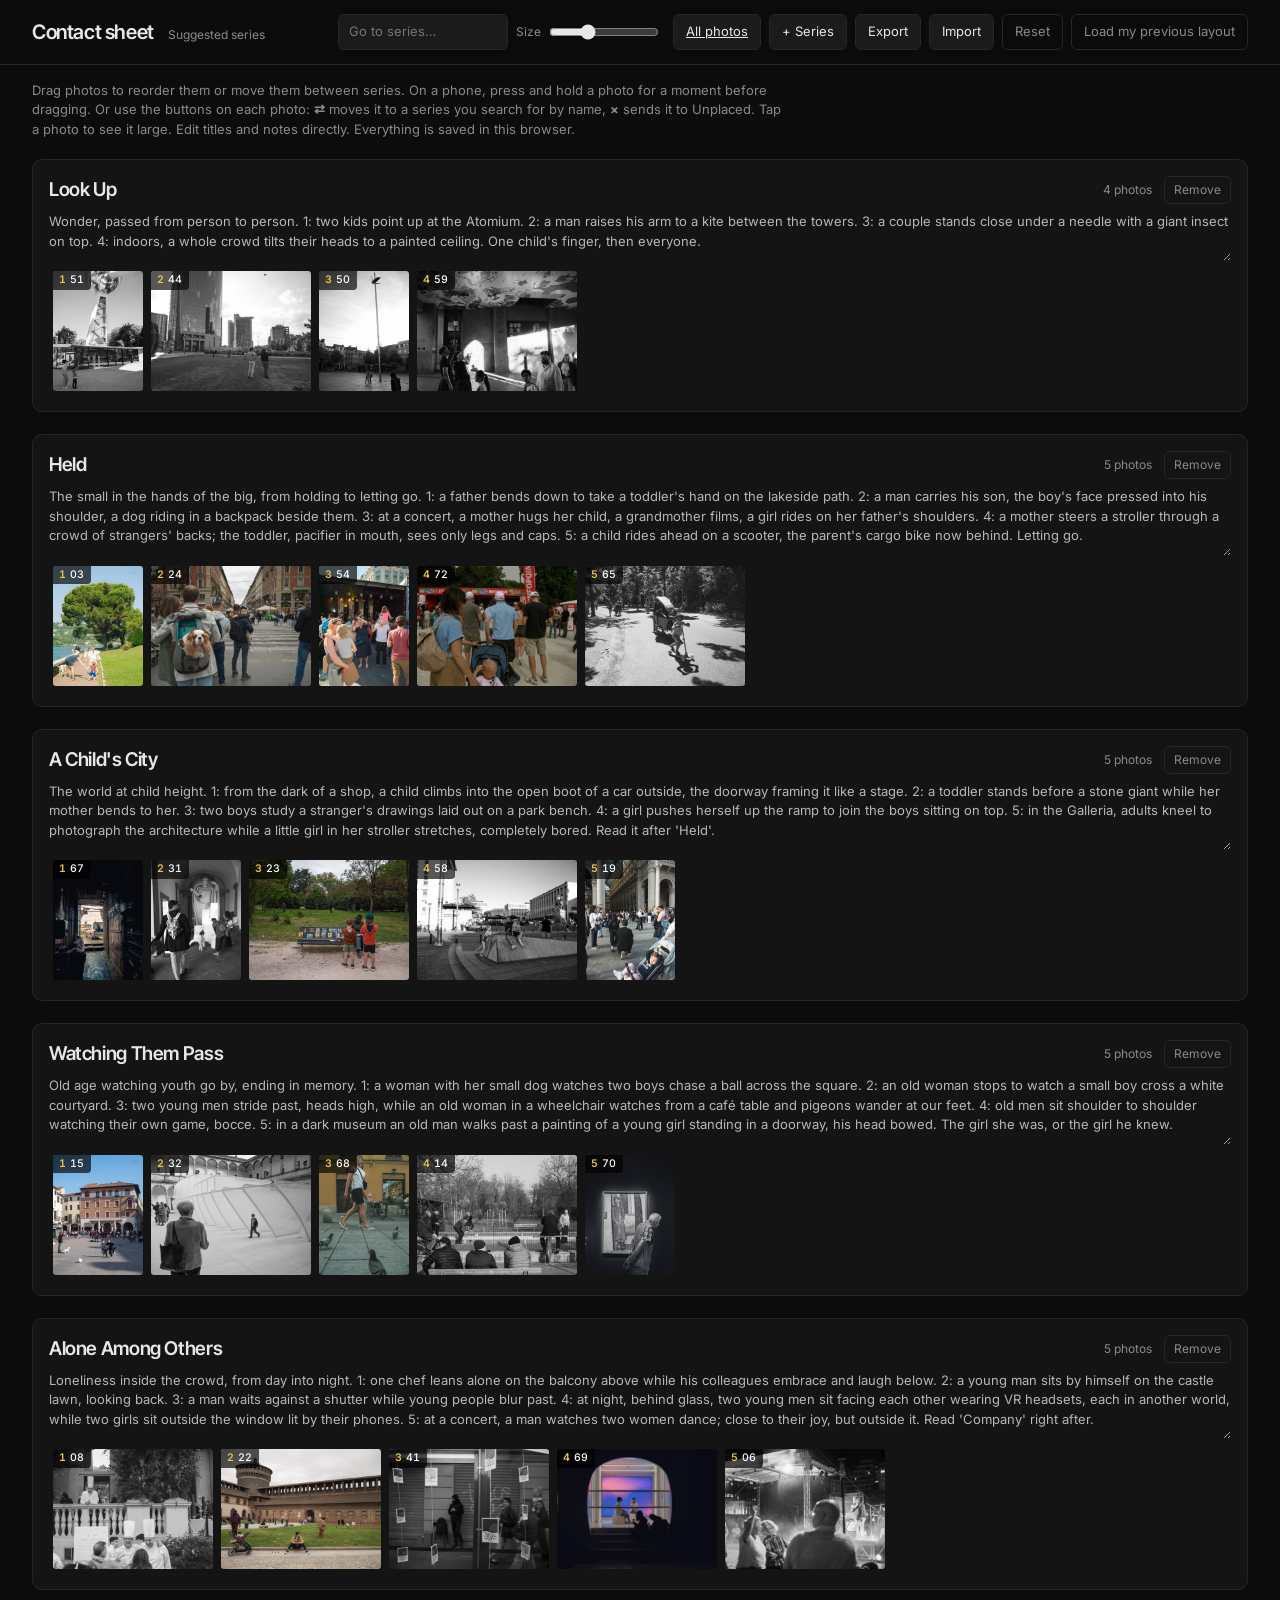
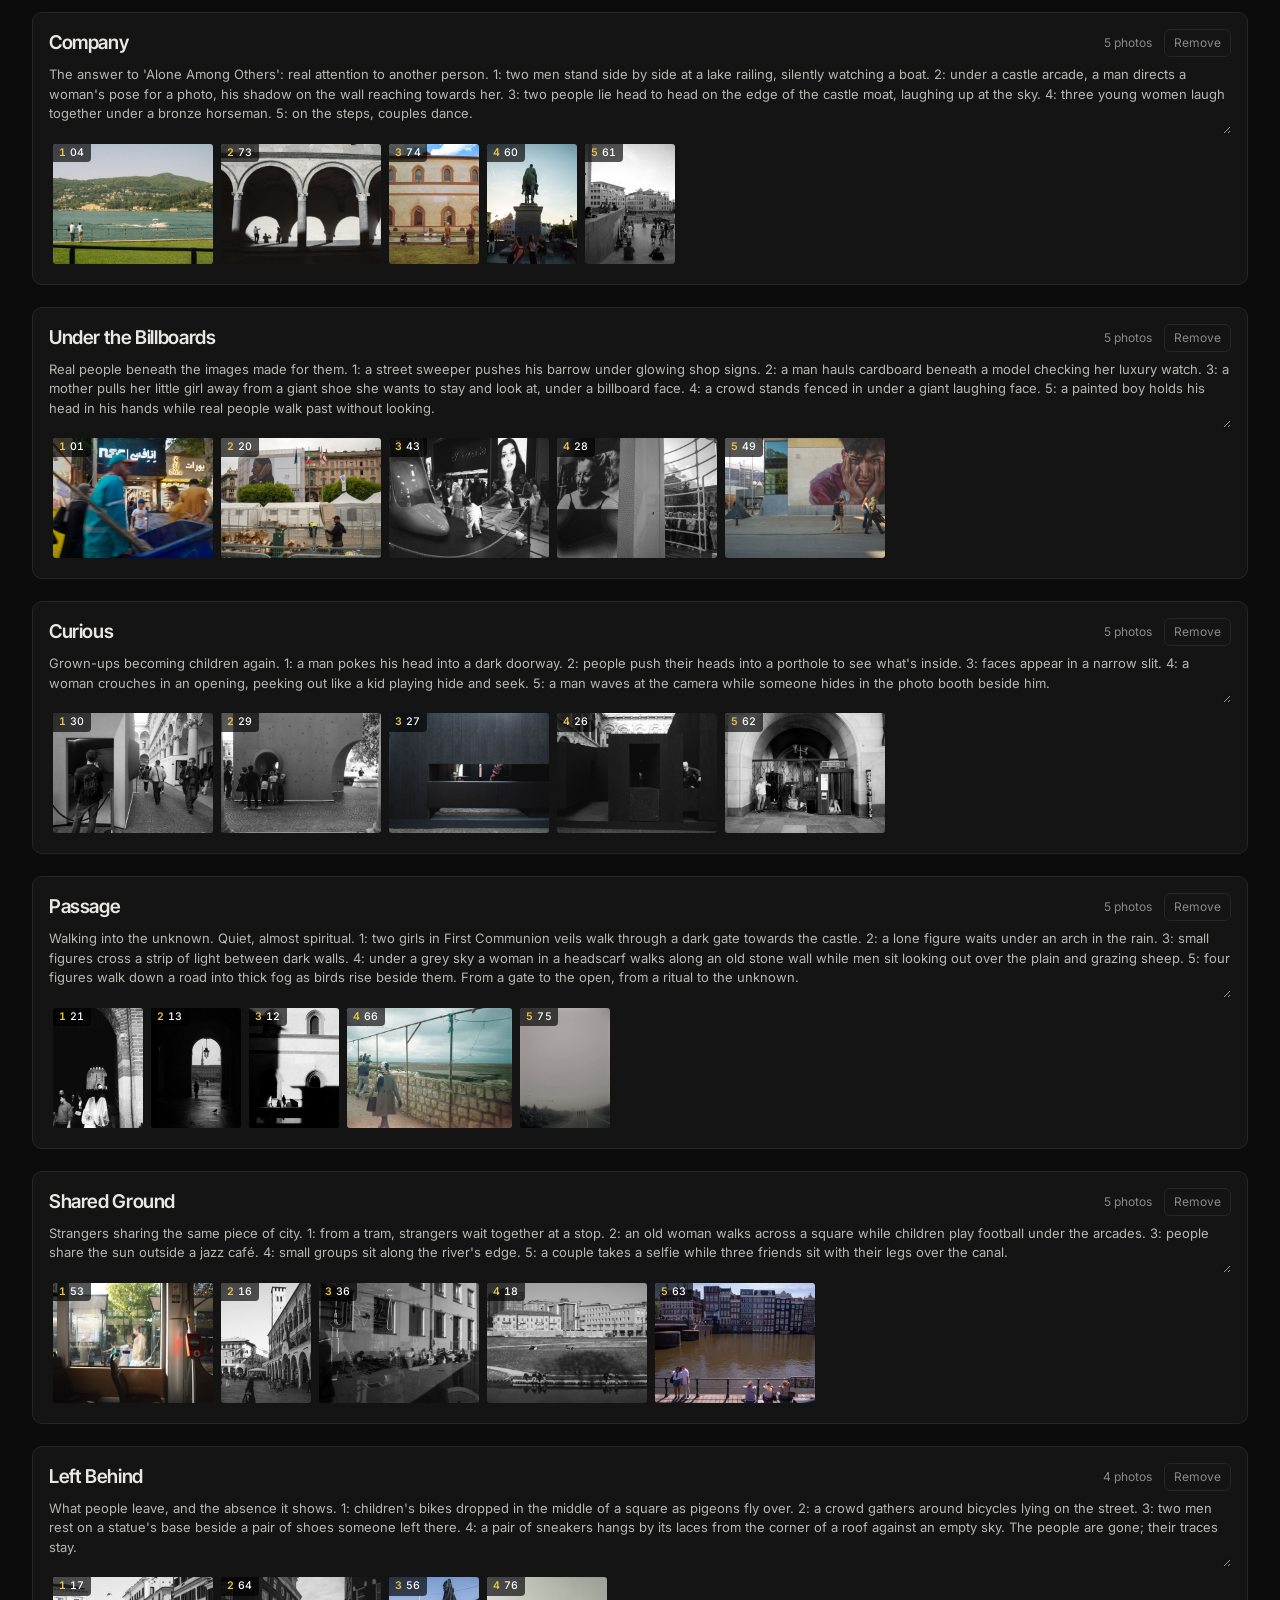
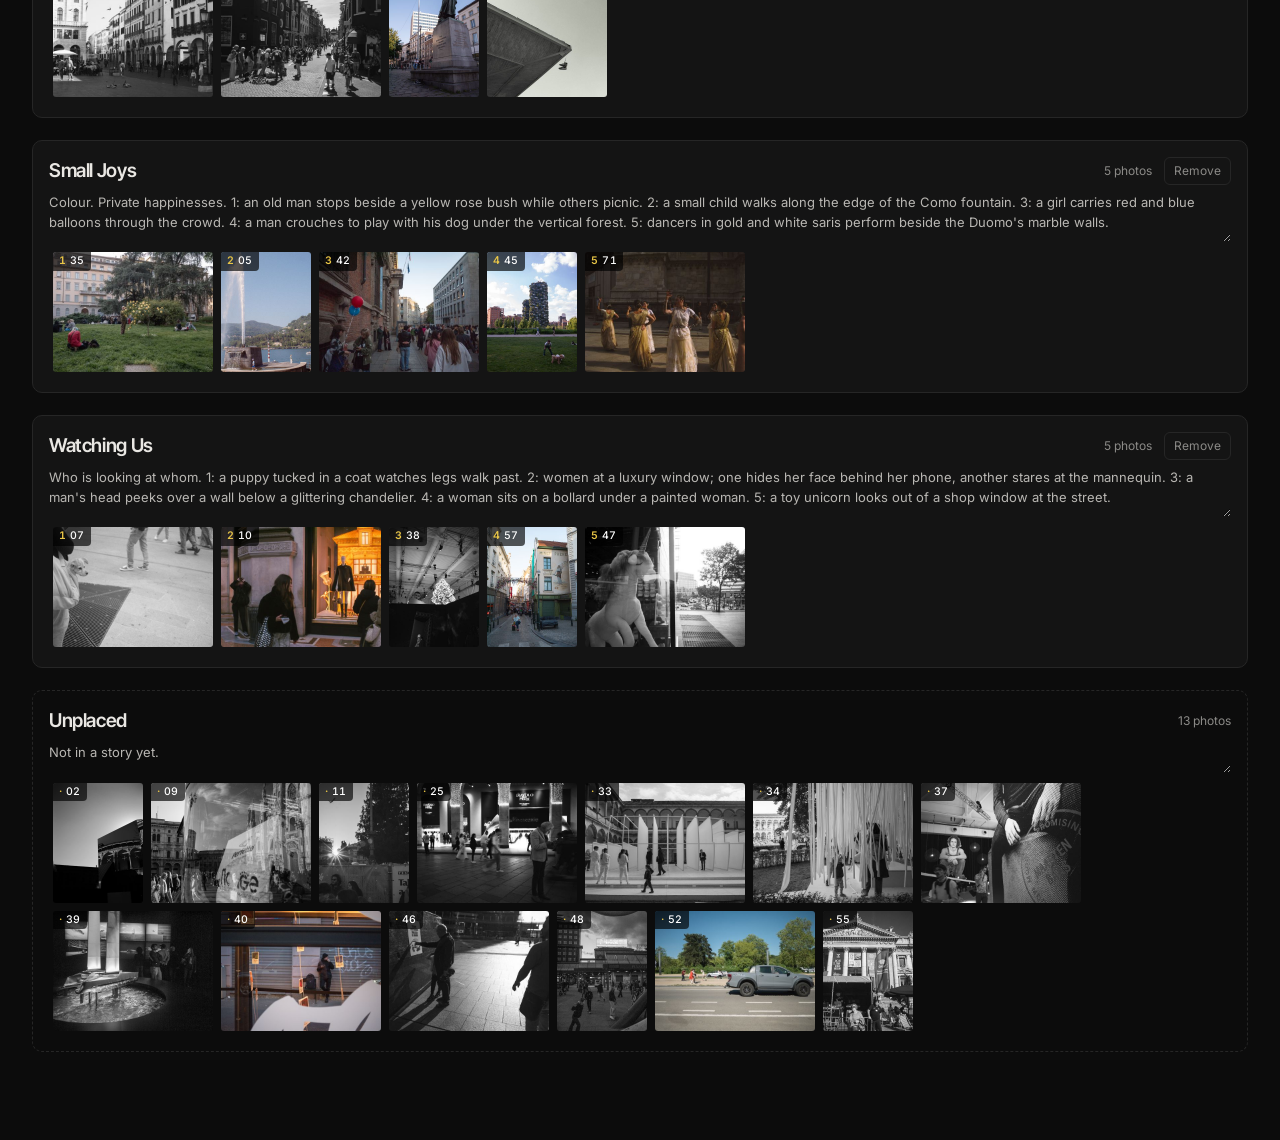
<file: contact-sheet/index.html>
<!DOCTYPE html>
<html lang="en">
<head>
  <meta charset="utf-8">
  <meta name="viewport" content="width=device-width, initial-scale=1, viewport-fit=cover">
  <meta name="theme-color" content="#0c0c0c">
  <meta name="robots" content="noindex">
  <title>Contact sheet — series editing</title>
  <link rel="preconnect" href="https://fonts.googleapis.com">
  <link rel="preconnect" href="https://fonts.gstatic.com" crossorigin>
  <link href="https://fonts.googleapis.com/css2?family=Inter+Tight:wght@500;600&family=Inter:wght@400;500&display=swap" rel="stylesheet">
  <link rel="stylesheet" href="board.css">
</head>
<body>
  <header class="bar">
    <div class="bar-title">
      <h1>Contact sheet</h1>
      <span id="status" class="status">Loading…</span>
    </div>
    <div class="bar-tools">
      <input id="jump" class="jump" list="series-names" placeholder="Go to series…" aria-label="Go to series by name" autocomplete="off">
      <datalist id="series-names"></datalist>
      <label class="size">Size <input id="size" type="range" min="70" max="220" value="120"></label>
      <a class="btn" href="all.html">All photos</a>
      <button id="add">+ Series</button>
      <button id="export">Export</button>
      <label class="btn">Import<input id="import" type="file" accept="application/json" hidden></label>
      <button id="reset" class="ghost">Reset</button>
      <button id="restore" class="ghost" hidden>Load my previous layout</button>
    </div>
  </header>

  <p class="help">Drag photos to reorder them or move them between series. On a phone, press and hold a photo for a moment before dragging. Or use the buttons on each photo: <b>⇄</b> moves it to a series you search for by name, <b>×</b> sends it to Unplaced. Tap a photo to see it large. Edit titles and notes directly. Everything is saved in this browser.</p>

  <main id="board"></main>

  <div id="lightbox" class="lightbox" aria-hidden="true">
    <img alt="">
    <div class="lb-info"></div>
    <div class="lb-actions"><button class="lb-move">⇄ Move to series…</button><button class="lb-unplace">× Move to Unplaced</button></div>
    <button class="lb-btn lb-close" aria-label="Close">Close</button>
    <button class="lb-btn lb-prev" aria-label="Previous">‹</button>
    <button class="lb-btn lb-next" aria-label="Next">›</button>
  </div>

  <div id="mover" class="mover" aria-hidden="true" role="dialog" aria-label="Move photo">
    <div class="mv-panel">
      <div class="mv-title"></div>
      <input class="mv-search" type="search" placeholder="Search series by name…" autocomplete="off">
      <div class="mv-list"></div>
      <button class="mv-cancel ghost">Cancel</button>
    </div>
  </div>

  <script src="vendor/Sortable.min.js"></script>
  <script src="board.js"></script>
</body>
</html>
</file>
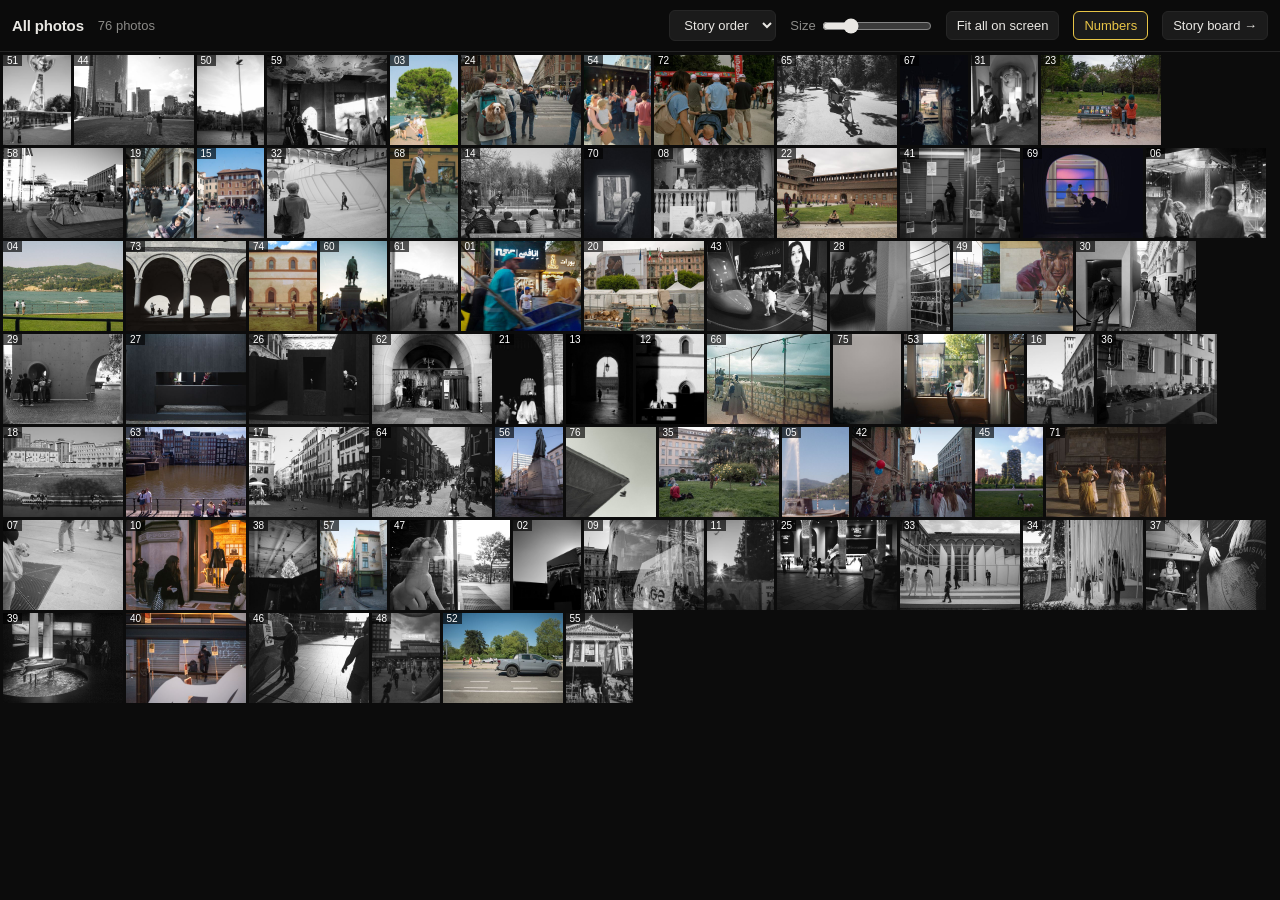
<file: contact-sheet/all.html>
<!DOCTYPE html>
<html lang="en">
<head>
  <meta charset="utf-8">
  <meta name="viewport" content="width=device-width, initial-scale=1, viewport-fit=cover">
  <meta name="theme-color" content="#0c0c0c">
  <meta name="robots" content="noindex">
  <title>All photos — contact sheet</title>
  <style>
    :root { --bg: #0c0c0c; --text: #e9e7e3; --muted: #8b8a87; --line: #262626; --accent: #e8c547; --h: 90px; --gap: 3px; }
    * { box-sizing: border-box; margin: 0; padding: 0; }
    html { -webkit-text-size-adjust: 100%; }
    body { background: var(--bg); color: var(--text); font-family: -apple-system, BlinkMacSystemFont, "Inter", "Segoe UI", Roboto, sans-serif; font-size: 13px; }
    .bar { position: sticky; top: 0; z-index: 10; display: flex; flex-wrap: wrap; align-items: center; gap: 8px 14px; padding: 10px 12px; background: rgba(12,12,12,.94); backdrop-filter: blur(8px); -webkit-backdrop-filter: blur(8px); border-bottom: 1px solid var(--line); }
    .bar b { font-weight: 600; font-size: 15px; letter-spacing: -.01em; }
    .bar .count { color: var(--muted); }
    .bar .spacer { flex: 1; }
    .bar a, .bar button, .bar select { background: #1b1b1b; color: var(--text); border: 1px solid var(--line); border-radius: 6px; padding: 6px 10px; font: inherit; cursor: pointer; text-decoration: none; }
    .bar button.on { border-color: var(--accent); color: var(--accent); }
    .bar label { color: var(--muted); display: flex; align-items: center; gap: 6px; }
    .bar input[type=range] { width: 110px; accent-color: var(--text); }

    #grid { display: flex; flex-wrap: wrap; gap: var(--gap); padding: var(--gap); align-content: flex-start; }
    .ph { position: relative; height: var(--h); flex: none; background: #1a1a1a; cursor: zoom-in; overflow: hidden; }
    .ph img { height: 100%; width: auto; display: block; }
    .ph span { position: absolute; left: 0; top: 0; background: rgba(0,0,0,.65); color: #fff; font-size: 10px; padding: 0 4px; font-variant-numeric: tabular-nums; }
    body.no-ids .ph span { display: none; }
    .ph:hover { outline: 1px solid #666; z-index: 1; }

    .lb { position: fixed; inset: 0; z-index: 50; background: rgba(6,6,6,.97); display: flex; flex-direction: column; align-items: center; justify-content: center; gap: 10px; opacity: 0; pointer-events: none; transition: opacity .25s; }
    .lb.open { opacity: 1; pointer-events: auto; }
    .lb img { max-width: 96vw; max-height: 88vh; object-fit: contain; }
    .lb p { color: var(--muted); }
    .lb button { position: absolute; background: none; border: 0; color: var(--muted); font-size: 38px; padding: 14px; cursor: pointer; line-height: 1; }
    .lb .x { top: 4px; right: 6px; font-size: 15px; }
    .lb .prev { left: 2px; top: 50%; transform: translateY(-50%); }
    .lb .next { right: 2px; top: 50%; transform: translateY(-50%); }
    @media (max-width: 640px) { .lb .prev, .lb .next { display: none; } }
    @media (max-width: 640px) { .bar { gap: 6px; padding: 6px 8px; font-size: 12px; } .bar b { font-size: 13px; } .bar a, .bar button, .bar select { padding: 4px 8px; } .bar input[type=range] { width: 70px; } .bar .spacer { display: none; } }
  </style>
</head>
<body>
  <div class="bar">
    <b>All photos</b><span class="count" id="count"></span>
    <span class="spacer"></span>
    <select id="order" aria-label="Order">
      <option value="story">Story order</option>
      <option value="date">Date order</option>
      <option value="number">By number</option>
    </select>
    <label>Size <input id="size" type="range" min="40" max="260" value="90"></label>
    <button id="fit">Fit all on screen</button>
    <button id="ids">Numbers</button>
    <a href="./">Story board →</a>
  </div>
  <div id="grid"></div>

  <div class="lb" id="lb"><img alt=""><p></p><button class="x">Close</button><button class="prev">‹</button><button class="next">›</button></div>

  <script>
  (async function () {
    const $ = (s) => document.querySelector(s);
    const data = await fetch("data.json", { cache: "no-cache" }).then((r) => r.json());
    const photos = Object.fromEntries(data.photos.map((p) => [p.id, p]));
    const grid = $("#grid"), size = $("#size"), root = document.documentElement;
    const get = (k) => { try { return localStorage.getItem(k); } catch { return null; } };
    const set = (k, v) => { try { localStorage.setItem(k, v); } catch {} };

    // Story order follows the board: your saved layout if there is one, otherwise the suggested stories.
    function storyGroups() {
      for (const k of ["contact-sheet-v8"]) {
        try { const s = JSON.parse(get(k)); if (s && s.groups) return s.groups; } catch {}
      }
      return data.groups;
    }
    function ordered(mode) {
      const all = data.photos.map((p) => p.id);
      if (mode === "date") return [...all].sort((a, b) => (photos[a].date || "9").localeCompare(photos[b].date || "9") || a.localeCompare(b));
      if (mode === "number") return [...all].sort();
      const seen = new Set(), out = [];
      storyGroups().forEach((g) => g.ids.forEach((id) => { if (photos[id] && !seen.has(id)) { seen.add(id); out.push(id); } }));
      all.forEach((id) => { if (!seen.has(id)) out.push(id); });
      return out;
    }

    let seq = [];
    function render() {
      seq = ordered($("#order").value);
      grid.innerHTML = seq.map((id, i) => {
        const p = photos[id];
        return `<div class="ph" data-i="${i}" style="aspect-ratio:${p.w}/${p.h}"><img src="img/thumb/${id}.jpg" alt="Photo ${id}" decoding="async"><span>${id}</span></div>`;
      }).join("");
      $("#count").textContent = `${seq.length} photos`;
    }

    const apply = (h) => { root.style.setProperty("--h", h + "px"); size.value = Math.round(h); };

    // Largest thumbnail height at which every photo fits in the visible window.
    function fitAll() {
      const avail = innerHeight - $(".bar").offsetHeight - 4;
      let lo = 16, hi = 400;
      for (let k = 0; k < 18; k++) {
        const mid = (lo + hi) / 2;
        root.style.setProperty("--h", mid + "px");
        if (grid.scrollHeight <= avail) lo = mid; else hi = mid;
      }
      apply(Math.floor(lo));
    }

    let fitMode = get("cs-all-fit") === "1";
    const setFit = (on) => { fitMode = on; $("#fit").classList.toggle("on", on); set("cs-all-fit", on ? "1" : "0"); if (on) fitAll(); };

    $("#order").value = get("cs-all-order") || "story";
    $("#order").addEventListener("change", () => { set("cs-all-order", $("#order").value); render(); if (fitMode) fitAll(); });
    size.addEventListener("input", () => { setFit(false); apply(+size.value); set("cs-all-size", size.value); });
    $("#fit").addEventListener("click", () => setFit(!fitMode));
    $("#ids").addEventListener("click", () => { document.body.classList.toggle("no-ids"); $("#ids").classList.toggle("on", !document.body.classList.contains("no-ids")); set("cs-all-ids", document.body.classList.contains("no-ids") ? "0" : "1"); });
    if (get("cs-all-ids") === "0") document.body.classList.add("no-ids");
    $("#ids").classList.toggle("on", !document.body.classList.contains("no-ids"));
    let rz; addEventListener("resize", () => { clearTimeout(rz); rz = setTimeout(() => fitMode && fitAll(), 150); });

    render();
    apply(+(get("cs-all-size") || (innerWidth < 640 ? 60 : 90)));
    setFit(fitMode);

    // Full-screen view
    const lb = $("#lb"), lbImg = $("#lb img"), lbP = $("#lb p");
    let pos = 0;
    const show = (i) => { pos = (i + seq.length) % seq.length; const p = photos[seq[pos]]; lbImg.src = `img/full/${p.id}.jpg`; lbP.textContent = `${p.id} · ${p.date || ""} · ${pos + 1}/${seq.length}`; };
    const close = () => lb.classList.remove("open");
    grid.addEventListener("click", (e) => { const c = e.target.closest(".ph"); if (c) { show(+c.dataset.i); lb.classList.add("open"); } });
    $("#lb .x").onclick = close; $("#lb .prev").onclick = () => show(pos - 1); $("#lb .next").onclick = () => show(pos + 1);
    lb.addEventListener("click", (e) => { if (e.target === lb) close(); });
    addEventListener("keydown", (e) => { if (!lb.classList.contains("open")) return; if (e.key === "Escape") close(); if (e.key === "ArrowRight") show(pos + 1); if (e.key === "ArrowLeft") show(pos - 1); });
    let x0 = null;
    lb.addEventListener("touchstart", (e) => (x0 = e.touches[0].clientX), { passive: true });
    lb.addEventListener("touchend", (e) => { if (x0 === null) return; const dx = e.changedTouches[0].clientX - x0; if (Math.abs(dx) > 50) show(pos + (dx < 0 ? 1 : -1)); x0 = null; });
  })();
  </script>
</body>
</html>
</file>
<file: contact-sheet/board.css>
:root {
  --bg: #0c0c0c; --panel: #141414; --panel-2: #1b1b1b; --text: #e9e7e3; --muted: #8b8a87; --line: #262626;
  --accent: #e8c547; --h: 120px;
  --display: "Inter Tight", "Inter", -apple-system, "Helvetica Neue", Arial, sans-serif;
  --sans: "Inter", -apple-system, BlinkMacSystemFont, "Segoe UI", Roboto, sans-serif;
}
* { box-sizing: border-box; margin: 0; padding: 0; }
html { -webkit-text-size-adjust: 100%; }
body { background: var(--bg); color: var(--text); font-family: var(--sans); font-size: 14px; line-height: 1.5; -webkit-font-smoothing: antialiased; padding-bottom: 80px; }
button, .btn { background: var(--panel-2); color: var(--text); border: 1px solid var(--line); border-radius: 6px; padding: 7px 12px; font: inherit; font-size: 13px; cursor: pointer; transition: border-color .2s, background .2s; display: inline-flex; align-items: center; }
button:hover, .btn:hover { border-color: #444; }
button.ghost { background: none; color: var(--muted); }

.bar { position: sticky; top: 0; z-index: 20; display: flex; justify-content: space-between; align-items: center; flex-wrap: wrap; gap: 10px 20px; padding: 14px clamp(14px, 3vw, 32px); background: rgba(12,12,12,.94); backdrop-filter: blur(8px); -webkit-backdrop-filter: blur(8px); border-bottom: 1px solid var(--line); }
.bar-title { display: flex; align-items: baseline; gap: 14px; }
h1 { font-family: var(--display); font-weight: 600; font-size: 20px; letter-spacing: -.02em; }
.status { color: var(--muted); font-size: 12px; }
.bar-tools { display: flex; flex-wrap: wrap; gap: 8px; align-items: center; }
.size { color: var(--muted); font-size: 12px; display: flex; align-items: center; gap: 8px; margin-right: 6px; }
.size input { width: 110px; accent-color: var(--text); }
.help { color: var(--muted); font-size: 13px; max-width: 820px; padding: 16px clamp(14px, 3vw, 32px) 0; }

#board { padding: 8px clamp(14px, 3vw, 32px); display: flex; flex-direction: column; gap: 22px; margin-top: 12px; }
.group { background: var(--panel); border: 1px solid var(--line); border-radius: 10px; padding: 16px; transition: border-color .2s; }
.group.unplaced { background: transparent; border-style: dashed; }
.g-head { display: flex; align-items: center; gap: 12px; margin-bottom: 6px; }
.g-title { flex: 1; min-width: 0; background: none; border: 0; color: var(--text); font-family: var(--display); font-weight: 600; font-size: 19px; letter-spacing: -.02em; padding: 2px 0; outline: none; border-bottom: 1px solid transparent; }
.g-title:focus { border-bottom-color: #444; }
.g-count { color: var(--muted); font-size: 12px; white-space: nowrap; }
.g-count.over { color: #ff8a6b; }
.g-del { padding: 4px 9px; font-size: 12px; color: var(--muted); background: none; }
.g-note { width: 100%; background: none; border: 0; color: #b9b7b3; font: inherit; font-size: 13px; resize: vertical; min-height: 22px; outline: none; padding: 2px 0 10px; border-bottom: 1px solid transparent; field-sizing: content; }
.g-note:focus { border-bottom-color: #444; }

.sheet { display: flex; flex-wrap: wrap; gap: 8px; min-height: calc(var(--h) + 8px); padding: 4px; border-radius: 6px; transition: background .2s; }
.sheet:empty::after { content: "Drag photos here"; color: var(--muted); font-size: 12px; align-self: center; padding-left: 8px; }
.card { position: relative; height: var(--h); flex: none; cursor: grab; border-radius: 3px; overflow: hidden; background: #222; user-select: none; -webkit-user-select: none; -webkit-touch-callout: none; touch-action: manipulation; }
.card img { height: 100%; width: auto; display: block; pointer-events: none; }
.card .tag { position: absolute; left: 0; top: 0; background: rgba(0,0,0,.66); color: #fff; font-size: 10.5px; font-weight: 500; letter-spacing: .02em; padding: 1px 6px 2px; border-bottom-right-radius: 4px; font-variant-numeric: tabular-nums; }
.card .tag b { color: var(--accent); font-weight: 600; margin-right: 4px; }
.card:hover { outline: 1px solid #555; }
.sortable-ghost { opacity: .25; }
.sortable-chosen { outline: 2px solid var(--accent) !important; }
.sortable-drag { transform: rotate(1.5deg); box-shadow: 0 10px 30px rgba(0,0,0,.6); }

.lightbox { position: fixed; inset: 0; z-index: 100; background: rgba(6,6,6,.97); display: flex; flex-direction: column; align-items: center; justify-content: center; gap: 12px; opacity: 0; pointer-events: none; transition: opacity .3s; }
.lightbox.open { opacity: 1; pointer-events: auto; }
.lightbox img { max-width: 94vw; max-height: 82vh; object-fit: contain; }
.lb-info { color: var(--muted); font-size: 13px; text-align: center; padding: 0 16px; }
.lb-info b { color: var(--text); font-weight: 500; }
.lb-btn { position: absolute; background: none; border: 0; color: var(--muted); font-size: 14px; padding: 16px; }
.lb-btn:hover { color: var(--text); }
.lb-close { top: 6px; right: 6px; }
.lb-prev, .lb-next { top: 50%; transform: translateY(-50%); font-size: 40px; line-height: 1; }
.lb-prev { left: 4px; } .lb-next { right: 4px; }
@media (max-width: 640px) {
  .lb-prev, .lb-next { display: none; }
  .bar-title { width: 100%; justify-content: space-between; }
  .size input { width: 80px; }
  .group { padding: 12px 10px; }
  .sheet { gap: 6px; padding: 2px; }
  #board { padding-left: 10px; padding-right: 10px; }
}

/* Quick move buttons on each photo */
.card-btns { position: absolute; right: 3px; bottom: 3px; display: flex; gap: 3px; opacity: 0; transition: opacity .15s; }
.card:hover .card-btns, .card:focus-within .card-btns { opacity: 1; }
@media (hover: none) { .card-btns { opacity: 1; } }
.card-btn { width: 24px; height: 24px; padding: 0; justify-content: center; border-radius: 50%; background: rgba(0,0,0,.72); border: 1px solid rgba(255,255,255,.18); color: #fff; font-size: 13px; line-height: 1; }
.card-btn:hover { background: #000; border-color: #fff; }
.unplaced .card-btn.unplace { display: none; }
.card.moved { outline: 2px solid var(--accent); animation: pop .6s ease; }
@keyframes pop { 0% { transform: scale(.9); } 60% { transform: scale(1.04); } 100% { transform: none; } }
.group.found { border-color: var(--accent); }
.group { scroll-margin-top: 90px; }
@media (max-width: 640px) { .group { scroll-margin-top: 170px; } }

.jump { background: var(--panel-2); color: var(--text); border: 1px solid var(--line); border-radius: 6px; padding: 7px 10px; font: inherit; font-size: 13px; width: 170px; outline: none; }
.jump:focus { border-color: #555; }

/* Lightbox actions */
.lb-actions { display: flex; gap: 8px; flex-wrap: wrap; justify-content: center; }

/* Move panel */
.mover { position: fixed; inset: 0; z-index: 200; background: rgba(0,0,0,.6); display: flex; align-items: flex-start; justify-content: center; padding: 12vh 14px 14px; opacity: 0; pointer-events: none; transition: opacity .2s; }
.mover.open { opacity: 1; pointer-events: auto; }
.mv-panel { width: 100%; max-width: 420px; background: var(--panel); border: 1px solid #333; border-radius: 12px; padding: 16px; display: flex; flex-direction: column; gap: 10px; max-height: 76vh; box-shadow: 0 20px 60px rgba(0,0,0,.6); }
.mv-title { font-family: var(--display); font-weight: 600; font-size: 16px; }
.mv-search { background: var(--bg); color: var(--text); border: 1px solid #333; border-radius: 8px; padding: 10px 12px; font: inherit; font-size: 15px; outline: none; }
.mv-search:focus { border-color: #666; }
.mv-list { overflow-y: auto; display: flex; flex-direction: column; gap: 4px; min-height: 40px; }
.mv-item { justify-content: space-between; width: 100%; text-align: left; padding: 10px 12px; background: var(--panel-2); }
.mv-item small { color: var(--muted); }
.mv-item:hover, .mv-item:focus { border-color: var(--accent); }
.mv-new { color: var(--accent); }
.mv-empty { color: var(--muted); font-size: 13px; padding: 6px 2px; }
.mv-cancel { align-self: flex-end; }
@media (max-width: 640px) { .jump { width: 100%; order: -1; } .card-btn { width: 21px; height: 21px; font-size: 11px; } .card-btns { gap: 2px; right: 2px; bottom: 2px; } }
</file>
